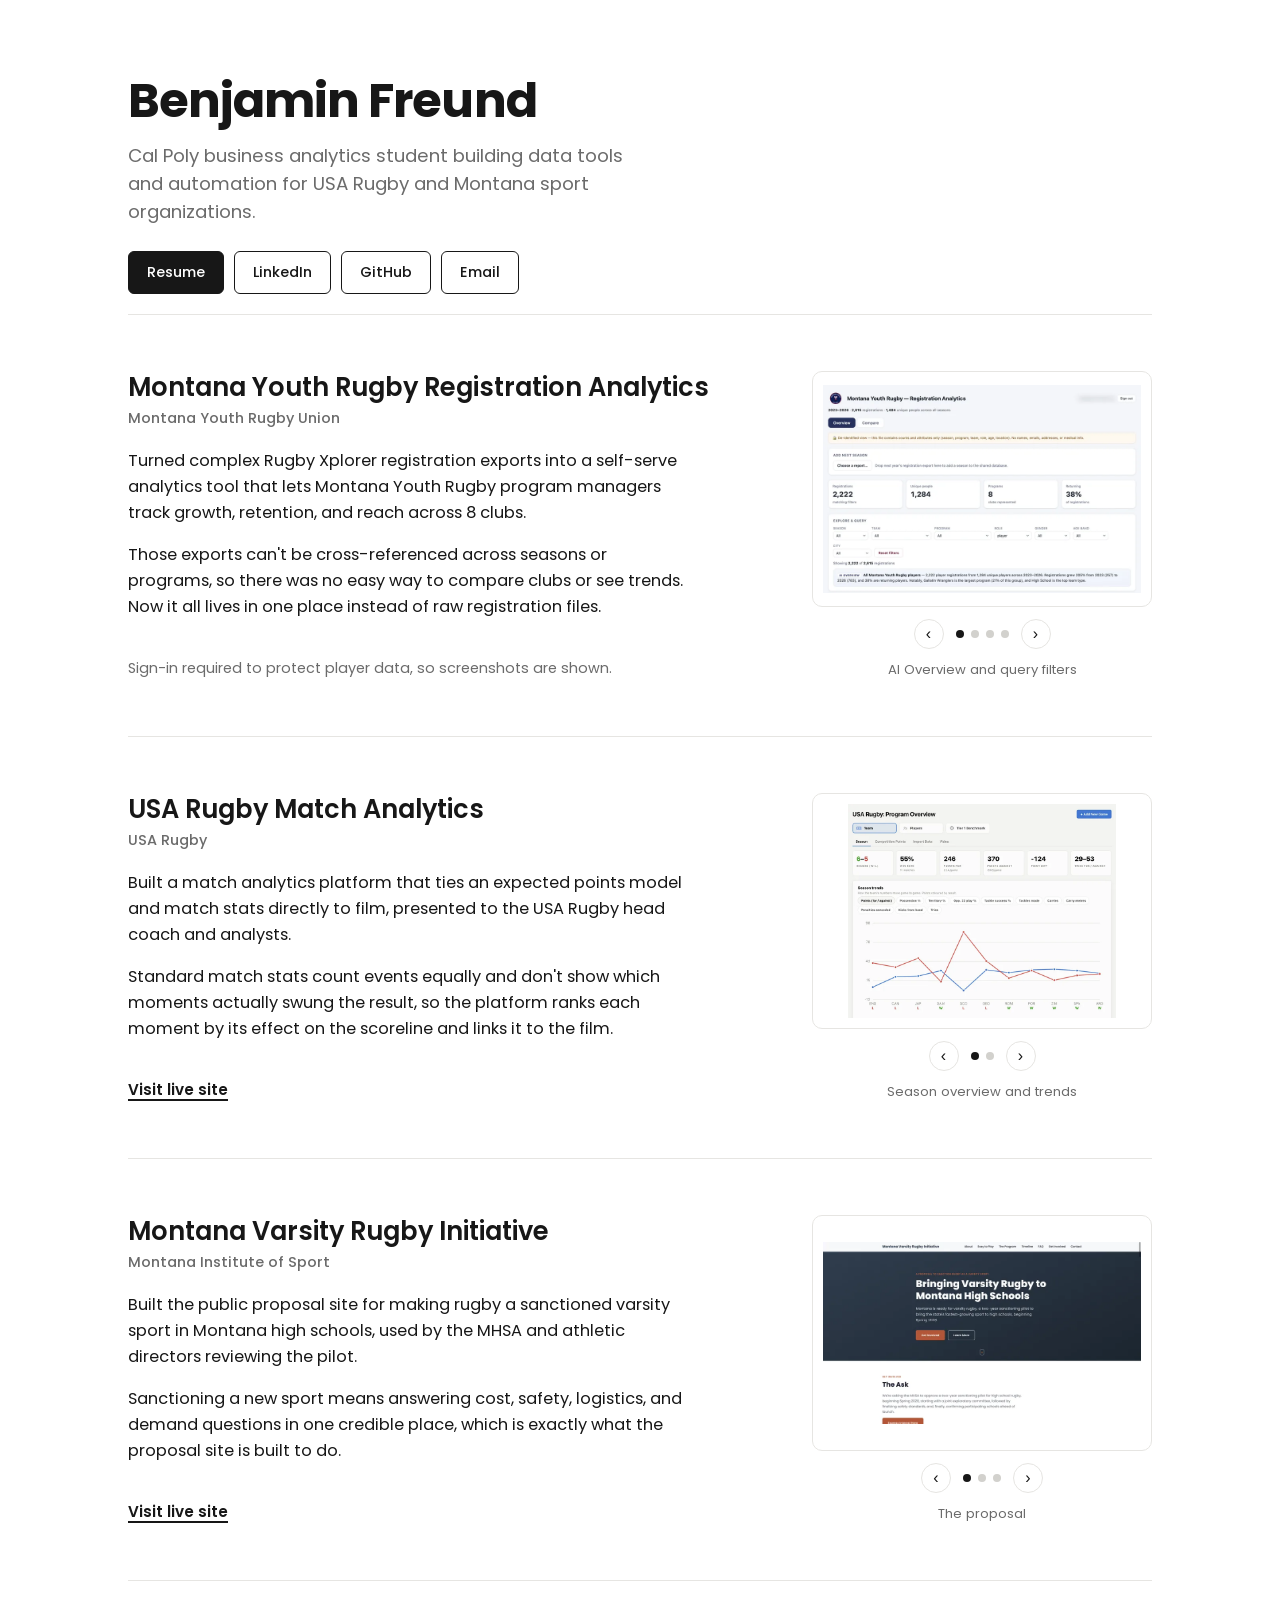
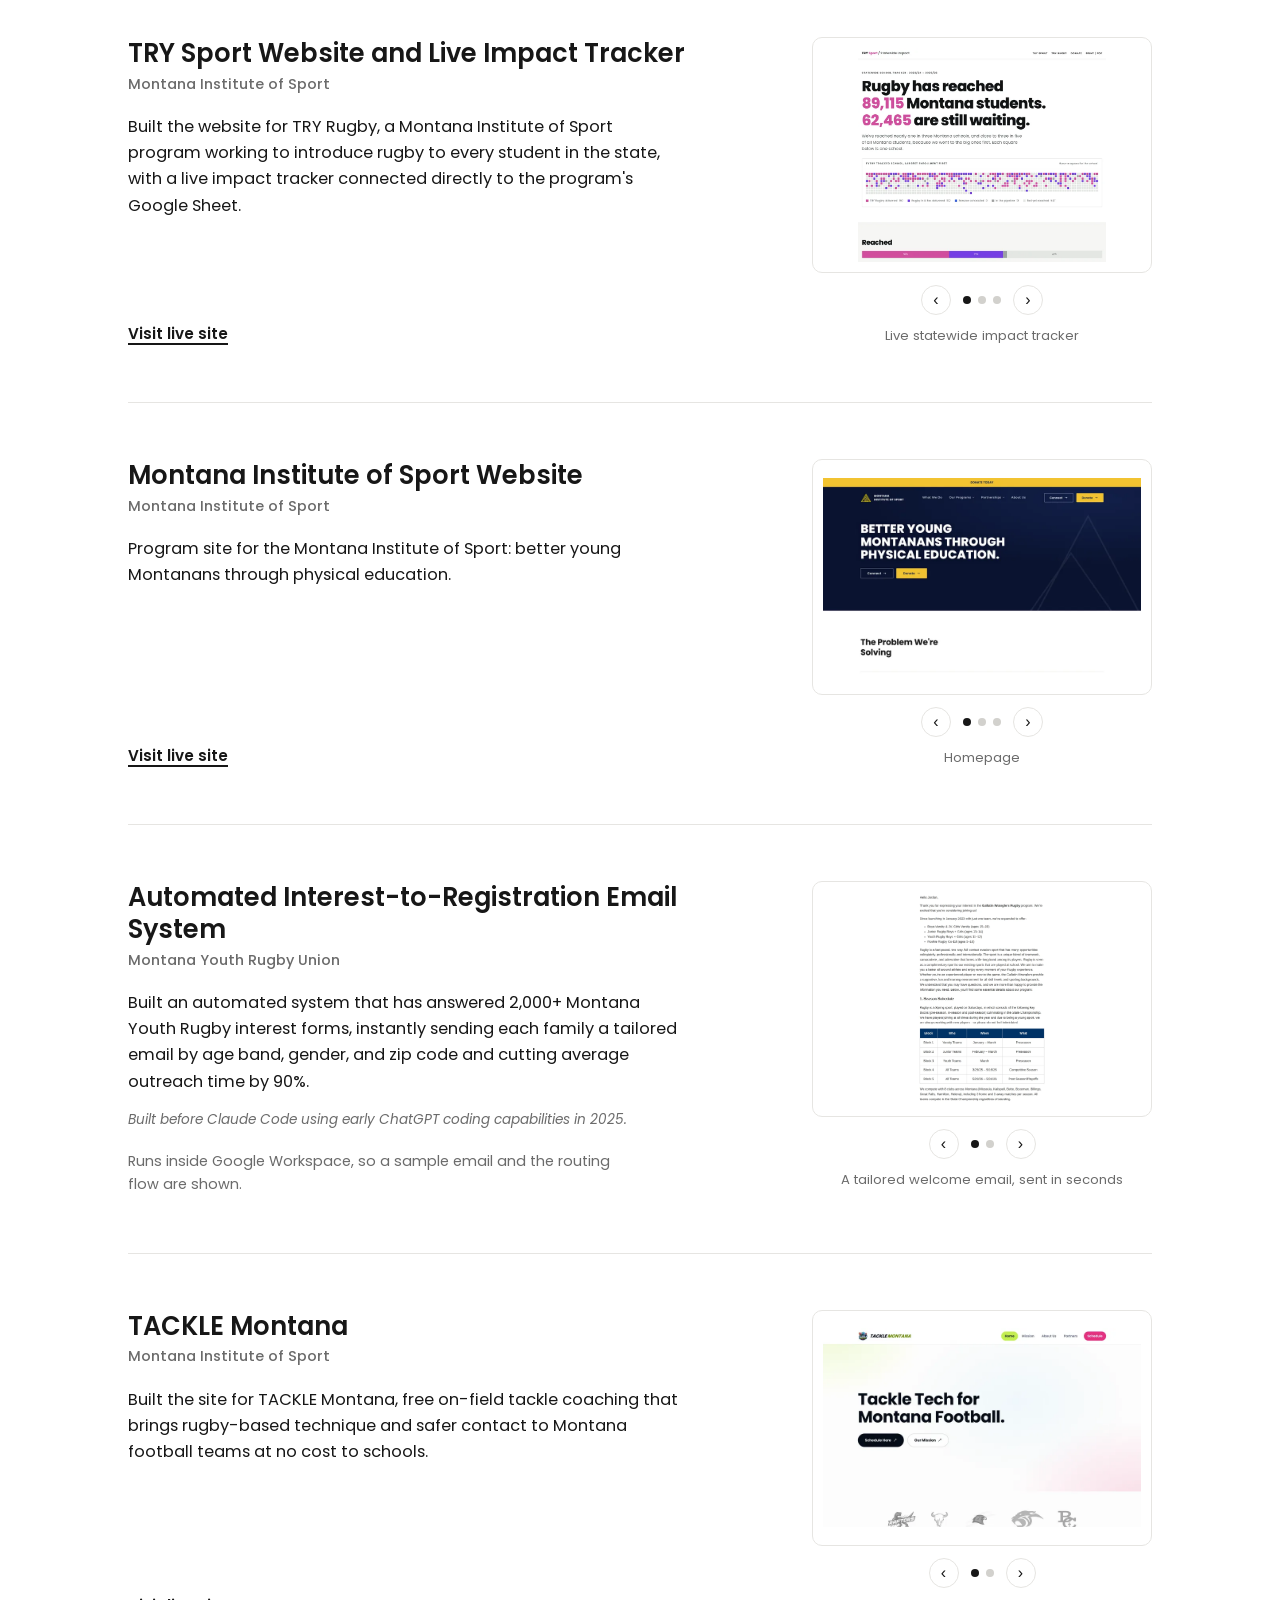
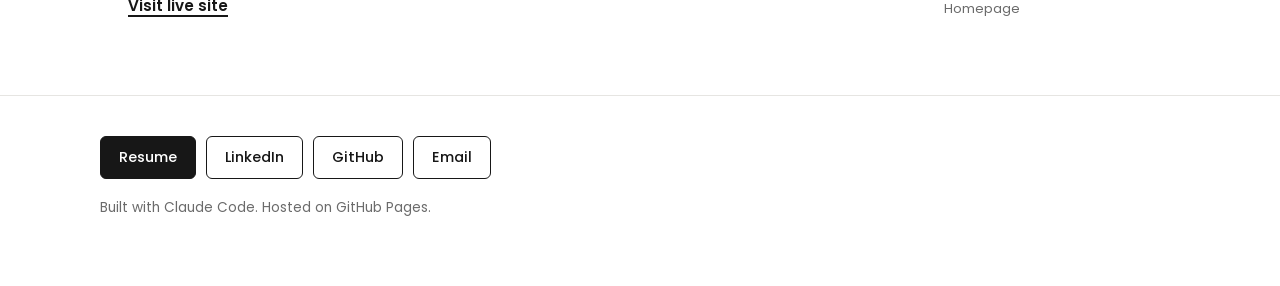
<file: index.html>
<!doctype html>
<html lang="en">
<head>
  <meta charset="utf-8">
  <meta name="viewport" content="width=device-width, initial-scale=1">
  <title>Benjamin Freund's Portfolio</title>
  <meta name="description" content="Cal Poly business analytics student building data tools and automation for USA Rugby and Montana sport organizations.">
  <link rel="canonical" href="https://bengfreund-web.github.io/">

  <!-- Open Graph -->
  <meta property="og:type" content="website">
  <meta property="og:title" content="Benjamin Freund's Portfolio">
  <meta property="og:description" content="Cal Poly business analytics student building data tools and automation for USA Rugby and Montana sport organizations.">
  <meta property="og:url" content="https://bengfreund-web.github.io/">
  <meta property="og:image" content="https://bengfreund-web.github.io/assets/og-image.png">
  <meta property="og:image:width" content="1200">
  <meta property="og:image:height" content="630">

  <!-- Twitter -->
  <meta name="twitter:card" content="summary_large_image">
  <meta name="twitter:title" content="Benjamin Freund's Portfolio">
  <meta name="twitter:description" content="Cal Poly business analytics student building data tools and automation for USA Rugby and Montana sport organizations.">
  <meta name="twitter:image" content="https://bengfreund-web.github.io/assets/og-image.png">

  <link rel="icon" href="assets/favicon.svg" type="image/svg+xml">
  <link rel="apple-touch-icon" href="assets/apple-touch-icon.png">

  <link rel="preconnect" href="https://fonts.googleapis.com">
  <link rel="preconnect" href="https://fonts.gstatic.com" crossorigin>
  <link href="https://fonts.googleapis.com/css2?family=Poppins:wght@400;500;600;700&display=swap" rel="stylesheet">

  <link rel="stylesheet" href="styles.css">
</head>
<body>
  <a class="skip-link" href="#projects">Skip to projects</a>

  <header class="site-header" id="top">
    <div class="wrap header-inner" id="header-inner">
      <!-- name, tagline, and contact actions render here -->
      <noscript>
        <h1 class="name">Benjamin Freund</h1>
        <p class="tagline">Cal Poly business analytics student building data tools and
          automation for USA Rugby and Montana sport organizations.</p>
        <p><a class="btn btn-solid" href="assets/resume/Benjamin-Freund-Resume.pdf">Download resume (PDF)</a></p>
      </noscript>
    </div>
  </header>

  <main class="wrap">
    <div id="projects" class="projects"></div>
  </main>

  <footer class="site-footer" id="site-footer"></footer>

  <!-- Lightbox dialog -->
  <div class="lightbox" id="lightbox" role="dialog" aria-modal="true" aria-label="Image viewer" hidden>
    <button class="lb-close" id="lb-close" aria-label="Close image viewer">&times;</button>
    <button class="lb-nav lb-prev" id="lb-prev" aria-label="Previous image">&#8249;</button>
    <figure class="lb-figure">
      <img id="lb-img" alt="">
      <figcaption id="lb-caption"></figcaption>
    </figure>
    <button class="lb-nav lb-next" id="lb-next" aria-label="Next image">&#8250;</button>
  </div>

  <script src="main.js"></script>
</body>
</html>
</file>
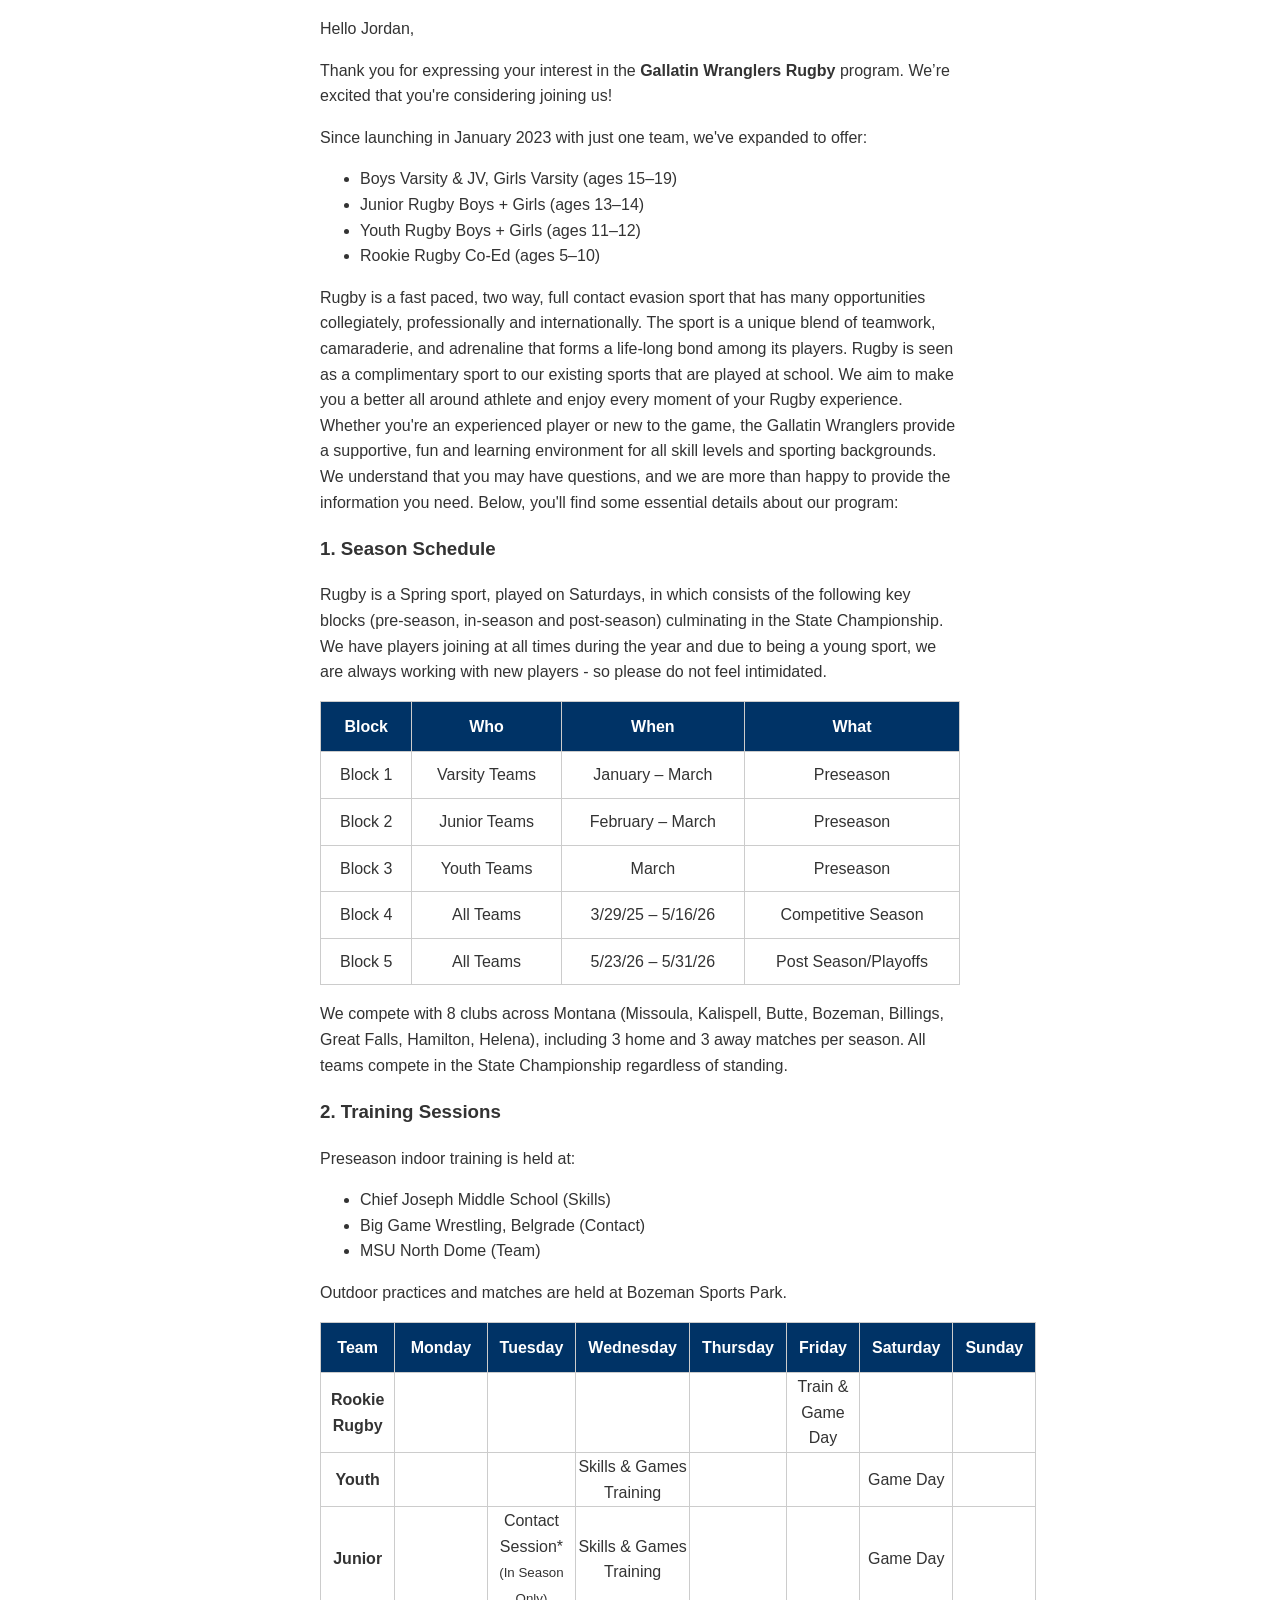
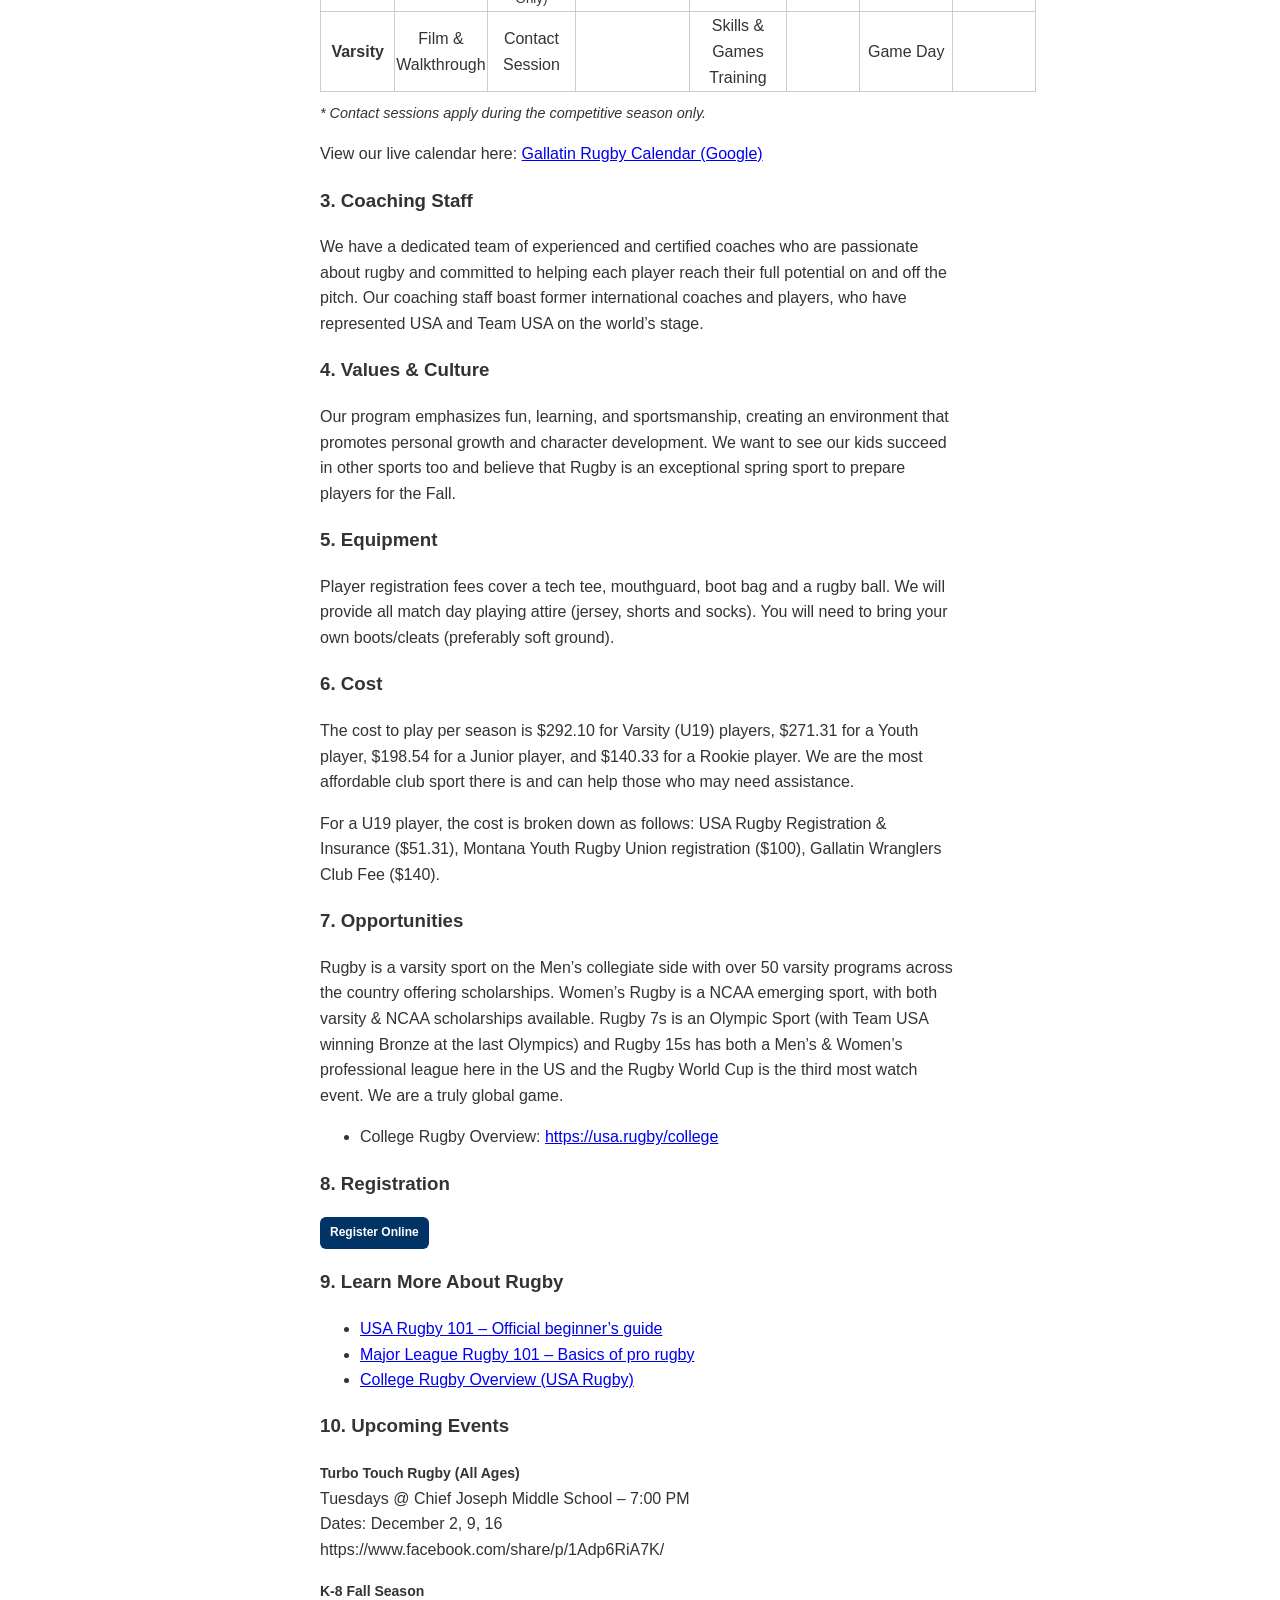
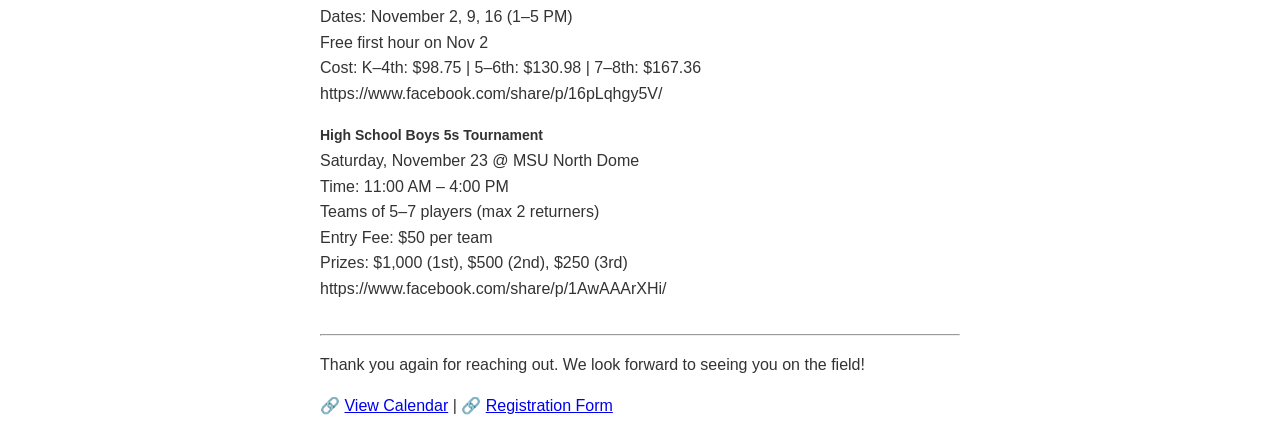
<file: assets/projects/email-automation/email-template-preview.html>
<!doctype html><html><head><meta charset="utf-8"><meta name="viewport" content="width=device-width,initial-scale=1">
<title>Welcome To Gallatin Wranglers Rugby (preview)</title>
<style>body{margin:0;background:#fff} .wrap{max-width:680px;margin:0 auto}</style></head>
<body><div class="wrap">
<div style="font-family: Arial, sans-serif; color: #333; line-height: 1.6;
padding: 0 20px;">

<p>Hello Jordan,</p>

<p>Thank you for expressing your interest in the <strong>Gallatin Wranglers
Rugby</strong> program. We’re excited that you're considering joining us!</p>

<p>Since launching in January 2023 with just one team, we've expanded to
offer:</p>
<ul>
<li>Boys Varsity & JV, Girls Varsity (ages 15–19)</li>
<li>Junior Rugby Boys + Girls (ages 13–14)</li>
<li>Youth Rugby Boys + Girls (ages 11–12)</li>
<li>Rookie Rugby Co-Ed (ages 5–10)</li>
</ul>

<p>Rugby is a fast paced, two way, full contact evasion sport that has many
opportunities collegiately, professionally and internationally. The sport is a
unique blend of teamwork, camaraderie, and adrenaline that forms a life-long
bond among its players.
Rugby is seen as a complimentary sport to our existing sports that are played
at school. We aim to make you a better all around athlete and enjoy every
moment of your Rugby experience.

Whether you're an experienced player or new to the game, the Gallatin
Wranglers provide a supportive, fun and learning environment for all skill
levels and sporting backgrounds.
We understand that you may have questions, and we are more than happy to
provide the information you need. Below, you'll find some essential details
about our program:
</p>

<h3>1. Season Schedule</h3>
<p>Rugby is a Spring sport, played on Saturdays, in which consists of the
following key blocks (pre-season, in-season and post-season) culminating in
the State Championship. We have players joining at all times during the year
and due to being a young sport, we are always working with new players - so
please do not feel intimidated.</p>

<table style="width: 100%; border-collapse: collapse; font-family: Arial,
sans-serif; text-align: center;">
<thead>
<tr style="background-color: #003366; color: white;">
<th style="padding: 12px; border: 1px solid #ccc;">Block</th>
<th style="padding: 12px; border: 1px solid #ccc;">Who</th>
<th style="padding: 12px; border: 1px solid #ccc;">When</th>
<th style="padding: 12px; border: 1px solid #ccc;">What</th>
</tr>
</thead>
<tbody>
<tr>
<td style="padding: 10px; border: 1px solid #ccc;">Block 1</td>
<td style="padding: 10px; border: 1px solid #ccc;">Varsity Teams</td>
<td style="padding: 10px; border: 1px solid #ccc;">January – March</td>
<td style="padding: 10px; border: 1px solid #ccc;">Preseason</td>
</tr>
<tr>

<td style="padding: 10px; border: 1px solid #ccc;">Block 2</td>
<td style="padding: 10px; border: 1px solid #ccc;">Junior Teams</td>
<td style="padding: 10px; border: 1px solid #ccc;">February – March</td>
<td style="padding: 10px; border: 1px solid #ccc;">Preseason</td>
</tr>
<tr>
<td style="padding: 10px; border: 1px solid #ccc;">Block 3</td>
<td style="padding: 10px; border: 1px solid #ccc;">Youth Teams</td>
<td style="padding: 10px; border: 1px solid #ccc;">March</td>
<td style="padding: 10px; border: 1px solid #ccc;">Preseason</td>
</tr>
<tr>
<td style="padding: 10px; border: 1px solid #ccc;">Block 4</td>
<td style="padding: 10px; border: 1px solid #ccc;">All Teams</td>
<td style="padding: 10px; border: 1px solid #ccc;">3/29/25 – 5/16/26</td>
<td style="padding: 10px; border: 1px solid #ccc;">Competitive
Season</td>
</tr>
<tr>
<td style="padding: 10px; border: 1px solid #ccc;">Block 5</td>
<td style="padding: 10px; border: 1px solid #ccc;">All Teams</td>
<td style="padding: 10px; border: 1px solid #ccc;">5/23/26 – 5/31/26</td>
<td style="padding: 10px; border: 1px solid #ccc;">Post
Season/Playoffs</td>
</tr>
</tbody>
</table>

<p>We compete with 8 clubs across Montana (Missoula, Kalispell, Butte,
Bozeman, Billings, Great Falls, Hamilton, Helena), including 3 home and 3 away
matches per season. All teams compete in the State Championship regardless of
standing.</p>

<h3>2. Training Sessions</h3>
<p>Preseason indoor training is held at:</p>
<ul>
<li>Chief Joseph Middle School (Skills)</li>
<li>Big Game Wrestling, Belgrade (Contact)</li>
<li>MSU North Dome (Team)</li>
</ul>
<p>Outdoor practices and matches are held at Bozeman Sports Park.</p>

<table style="width: 100%; border-collapse: collapse; font-family: Arial,
sans-serif; text-align: center;">
<thead>
<tr style="background-color: #003366; color: white;">
<th style="padding: 12px; border: 1px solid #ccc;">Team</th>
<th style="padding: 12px; border: 1px solid #ccc;">Monday</th>
<th style="padding: 12px; border: 1px solid #ccc;">Tuesday</th>
<th style="padding: 12px; border: 1px solid #ccc;">Wednesday</th>
<th style="padding: 12px; border: 1px solid #ccc;">Thursday</th>
<th style="padding: 12px; border: 1px solid #ccc;">Friday</th>
<th style="padding: 12px; border: 1px solid #ccc;">Saturday</th>
<th style="padding: 12px; border: 1px solid #ccc;">Sunday</th>
</tr>
</thead>
<tbody>
<tr>
<td style="padding: 10px; border: 1px solid #ccc;"><strong>Rookie
Rugby</strong></td>
<td style="border: 1px solid #ccc;"></td>
<td style="border: 1px solid #ccc;"></td>
<td style="border: 1px solid #ccc;"></td>
<td style="border: 1px solid #ccc;"></td>
<td style="border: 1px solid #ccc;">Train &amp; Game Day</td>

<td style="border: 1px solid #ccc;"></td>
<td style="border: 1px solid #ccc;"></td>
</tr>
<tr>
<td style="padding: 10px; border: 1px solid
#ccc;"><strong>Youth</strong></td>
<td style="border: 1px solid #ccc;"></td>
<td style="border: 1px solid #ccc;"></td>
<td style="border: 1px solid #ccc;">Skills &amp; Games Training</td>
<td style="border: 1px solid #ccc;"></td>
<td style="border: 1px solid #ccc;"></td>
<td style="border: 1px solid #ccc;">Game Day</td>
<td style="border: 1px solid #ccc;"></td>
</tr>
<tr>
<td style="padding: 10px; border: 1px solid
#ccc;"><strong>Junior</strong></td>
<td style="border: 1px solid #ccc;"></td>
<td style="border: 1px solid #ccc;">Contact Session*<br><small>(In Season
Only)</small></td>
<td style="border: 1px solid #ccc;">Skills &amp; Games Training</td>
<td style="border: 1px solid #ccc;"></td>
<td style="border: 1px solid #ccc;"></td>
<td style="border: 1px solid #ccc;">Game Day</td>
<td style="border: 1px solid #ccc;"></td>
</tr>
<tr>
<td style="padding: 10px; border: 1px solid
#ccc;"><strong>Varsity</strong></td>
<td style="border: 1px solid #ccc;">Film &amp; Walkthrough</td>
<td style="border: 1px solid #ccc;">Contact Session</td>
<td style="border: 1px solid #ccc;"></td>
<td style="border: 1px solid #ccc;">Skills &amp; Games Training</td>

<td style="border: 1px solid #ccc;"></td>
<td style="border: 1px solid #ccc;">Game Day</td>
<td style="border: 1px solid #ccc;"></td>
</tr>
</tbody>
</table>

<p style="font-size: 0.9em; font-style: italic; margin-top: 10px;">
* Contact sessions apply during the competitive season only.
</p>

<p>View our live calendar here:
<a
href="https://calendar.google.com/calendar/u/0/embed?color=%23915e0d&src=c_9ec8988566f0316c4b8555aeb9027eed6d6912534d958a160e9d449ea780afd6@group.calendar.google.com" target="_blank">
Gallatin Rugby Calendar (Google)
</a>
</p>

<h3>3. Coaching Staff</h3>
<p>We have a dedicated team of experienced and certified coaches who are
passionate about rugby and committed to helping each player reach their full
potential on and off the pitch. Our coaching staff boast former international
coaches and players, who have represented USA and Team USA on the world’s
stage.</p>

<h3>4. Values & Culture</h3>
<p>Our program emphasizes fun, learning, and sportsmanship, creating an
environment that promotes personal growth and character development. We want
to see our kids succeed in other sports too and believe that Rugby is an
exceptional spring sport to prepare players for the Fall.</p>

<h3>5. Equipment</h3>
<p>Player registration fees cover a tech tee, mouthguard, boot bag and a
rugby ball. We will provide all match day playing attire (jersey, shorts and
socks). You will need to bring your own boots/cleats (preferably soft ground).
</p>

<h3>6. Cost</h3>
<div style="font-family: Arial, sans-serif; color: #333; line-height:
1.6;">

<p>
The cost to play per season is $292.10 for Varsity (U19) players,
$271.31 for a Youth player,
$198.54 for a Junior player, and
$140.33 for a Rookie player.
We are the most affordable club sport there is and can help those who may
need assistance.
</p>

<p>
For a U19 player, the cost is broken down as follows:
USA Rugby Registration &amp; Insurance ($51.31),
Montana Youth Rugby Union registration ($100),
Gallatin Wranglers Club Fee ($140).
</p>

<h3>7. Opportunities</h3>
<p>Rugby is a varsity sport on the Men’s collegiate side with over 50
varsity programs across the country offering scholarships. Women’s Rugby is a
NCAA emerging sport, with both varsity & NCAA scholarships available. Rugby 7s
is an Olympic Sport (with Team USA winning Bronze at the last Olympics) and
Rugby 15s has both a Men’s & Women’s professional league here in the US and

the Rugby World Cup is the third most watch event. We are a truly global
game.</p>

<ul>
<li>
College Rugby Overview:
<a href="https://usa.rugby/college" target="_blank" rel="noopener">
https://usa.rugby/college
</a>
</li>
</ul>

<h3>8. Registration</h3>

<!-- Email-safe button -->
<table role="presentation" cellspacing="0" cellpadding="0" border="0"
style="margin:16px 0;">
<tr>
<td align="center" bgcolor="#003366" style="border-radius:6px;">
<a href="https://www.montanarugby.org/registration"
target="_blank" rel="noopener"
style="display:inline-block; padding:6px 10px; font-family:Arial,
sans-serif;
font-size:12px; color:#ffffff; text-decoration:none;
font-weight:bold;">
Register Online
</a>
</td>
</tr>
</table>

<h3>9. Learn More About Rugby</h3>
<ul>
<li><a href="https://usa.rugby/rugby101" target="_blank" rel="noopener">USA
Rugby 101 – Official beginner’s guide</a></li>
<li><a href="https://www.majorleague.rugby/news/rugby-101" target="_blank"
rel="noopener">Major League Rugby 101 – Basics of pro rugby</a></li>
<li><a href="https://usa.rugby/college" target="_blank"
rel="noopener">College Rugby Overview (USA Rugby)</a></li>
</ul>
</ul>

<h3>10. Upcoming Events</h3>
<p>
<span style="font-size: 14px; font-weight: bold;">Turbo Touch Rugby (All
Ages)</span><br>
Tuesdays @ Chief Joseph Middle School – 7:00 PM<br>
Dates: December 2, 9, 16
<br>https://www.facebook.com/share/p/1Adp6RiA7K/
</p>

<p>
<span style="font-size: 14px; font-weight: bold;">K-8 Fall Season</span><br>
Dates: November 2, 9, 16 (1–5 PM)<br>
Free first hour on Nov 2<br>
Cost: K–4th: $98.75 | 5–6th: $130.98 | 7–8th: $167.36
<br>https://www.facebook.com/share/p/16pLqhgy5V/
</p>

<p>
<span style="font-size: 14px; font-weight: bold;">High School Boys 5s
Tournament</span><br>
Saturday, November 23 @ MSU North Dome<br>
Time: 11:00 AM – 4:00 PM<br>
Teams of 5–7 players (max 2 returners)<br>
Entry Fee: $50 per team<br>
Prizes: $1,000 (1st), $500 (2nd), $250 (3rd)
<br>https://www.facebook.com/share/p/1AwAAArXHi/
</p>

<hr style="margin-top: 2em;">

<p>Thank you again for reaching out. We look forward to seeing you on the
field!</p>

<p>

🔗 <a

href="https://calendar.google.com/calendar/u/0/embed?color=%23915e0d&src=c_9ec8988566f0316c4b8555aeb9027eed6d6912534d958a160e9d449ea780afd6@group.calendar.google.com" target="_blank">View Calendar</a> |

🔗 <a href="https://montanarugby.org/registration"

target="_blank">Registration Form</a>
</p>
</div>
</div></body></html>
</file>
<file: styles.css>
/* Benjamin Freund portfolio - simple, white, read-in-seconds.
   Each project: title + who it's for + one paragraph + link on the left,
   a small click-through screenshot carousel on the right. */

:root {
  --ink: #171717;
  --muted: #6b6b6b;
  --paper: #ffffff;
  --line: #e6e5e2;
  --focus: #171717;

  --sans: "Poppins", -apple-system, BlinkMacSystemFont, "Segoe UI", sans-serif;

  --measure: 56ch;
  --maxw: 1080px;
}

* { box-sizing: border-box; }

html { scroll-behavior: smooth; }

body {
  margin: 0;
  background: var(--paper);
  color: var(--ink);
  font-family: var(--sans);
  font-size: 16px;
  line-height: 1.6;
  -webkit-font-smoothing: antialiased;
  text-rendering: optimizeLegibility;
}

@media (prefers-reduced-motion: reduce) { html { scroll-behavior: auto; } }

.wrap { max-width: var(--maxw); margin: 0 auto; padding: 0 28px; }

a { color: inherit; }

:focus-visible { outline: 3px solid var(--focus); outline-offset: 2px; border-radius: 2px; }

.skip-link {
  position: absolute; left: -9999px; top: 0;
  background: var(--ink); color: var(--paper); padding: 10px 16px; z-index: 100; border-radius: 0 0 6px 0;
}
.skip-link:focus { left: 0; }

/* ---------- Header ---------- */
.site-header { padding: 76px 0 20px; }

.header-inner .name {
  font-weight: 700;
  font-size: clamp(2.1rem, 5vw, 3rem);
  line-height: 1.05;
  letter-spacing: -0.02em;
  margin: 0 0 16px;
}
.tagline {
  font-size: clamp(1rem, 2vw, 1.15rem);
  color: var(--muted);
  font-weight: 400;
  max-width: 46ch;
  margin: 0 0 26px;
  line-height: 1.5;
}
.actions { display: flex; flex-wrap: wrap; gap: 10px; }

.btn {
  display: inline-block; font: inherit; font-size: 0.9rem; font-weight: 500;
  text-decoration: none; padding: 9px 18px; border-radius: 6px;
  border: 1px solid var(--ink); background: var(--paper); color: var(--ink);
  transition: background .15s ease, color .15s ease, transform .1s ease;
}
.btn:hover { background: #f4f4f2; }
.btn:active { transform: translateY(1px); }
.btn-solid { background: var(--ink); color: var(--paper); }
.btn-solid:hover { background: var(--ink); opacity: .85; }

@keyframes rise-in { from { opacity: 0; transform: translateY(8px); } to { opacity: 1; transform: none; } }
.header-inner { animation: rise-in .45s ease both; }
@media (prefers-reduced-motion: reduce) { .header-inner { animation: none; } }

/* ---------- Projects ---------- */
.projects { display: flex; flex-direction: column; }

.project {
  display: grid;
  grid-template-columns: 1fr 340px;
  grid-template-areas: "text media" "link media";
  grid-template-rows: 1fr auto;
  column-gap: 56px;
  row-gap: 20px;
  align-items: start;
  padding: 56px 0;
  border-top: 1px solid var(--line);
}
.project-text { grid-area: text; }
.project-media { grid-area: media; }
.project-link { grid-area: link; align-self: end; }

.project-title { font-weight: 600; font-size: clamp(1.3rem, 2.4vw, 1.6rem); line-height: 1.25; margin: 0 0 4px; }
.project-org { color: var(--muted); font-size: 0.9rem; font-weight: 500; margin: 0 0 18px; }
.project-desc { font-size: 1.02rem; line-height: 1.6; margin: 0; max-width: var(--measure); color: var(--ink); }
.project-desc + .project-desc { margin-top: 15px; }
.build-note { font-size: 0.85rem; color: var(--muted); margin: 14px 0 0; max-width: var(--measure); font-style: italic; }

.visit {
  display: inline-block; font-weight: 600; font-size: 0.95rem;
  color: var(--ink); text-decoration: underline; text-underline-offset: 4px; text-decoration-thickness: 1.5px;
}
.visit:hover { text-decoration-thickness: 2.5px; }
.live-note { color: var(--muted); font-size: 0.9rem; margin: 0; max-width: var(--measure); }

/* ---------- Carousel (small, right) ---------- */
.carousel { width: 100%; }
.carousel-frame {
  position: relative;
  height: 236px;
  border: 1px solid var(--line);
  border-radius: 10px;
  background: var(--paper);
  overflow: hidden;
  display: flex; align-items: center; justify-content: center;
}
.carousel-slide { display: none; width: 100%; height: 100%; margin: 0; }
.carousel-slide.is-active { display: flex; }
.carousel-slide button {
  display: flex; align-items: center; justify-content: center;
  width: 100%; height: 100%; padding: 10px; border: 0; background: none; cursor: zoom-in;
}
.carousel-slide img { max-width: 100%; max-height: 100%; width: auto; height: auto; object-fit: contain; display: block; }
/* Tall images (e.g. full code) fill the frame from the top instead of shrinking to a sliver */
.carousel-slide img.fit-top { width: 100%; height: 100%; max-height: none; object-fit: cover; object-position: top center; }

.carousel-controls { display: flex; align-items: center; justify-content: center; gap: 12px; margin-top: 12px; }
.car-nav {
  width: 30px; height: 30px; border-radius: 50%; border: 1px solid var(--line);
  background: var(--paper); color: var(--ink); font-size: 1rem; line-height: 1; cursor: pointer; flex: 0 0 auto;
}
.car-nav:hover { border-color: var(--ink); }
.carousel-dots { display: flex; gap: 7px; }
.dot { width: 8px; height: 8px; padding: 0; border-radius: 50%; border: 0; background: #d2d1cd; cursor: pointer; }
.dot.is-active { background: var(--ink); }
.carousel-cap { color: var(--muted); font-size: 0.82rem; text-align: center; margin: 10px 2px 0; }

/* Stack on narrow screens: text, then screenshots, then link */
@media (max-width: 820px) {
  .project {
    grid-template-columns: 1fr;
    grid-template-areas: "text" "media" "link";
    grid-template-rows: auto auto auto;
    column-gap: 0;
    row-gap: 22px;
  }
  .project-media { max-width: 420px; }
  .project-link { align-self: start; }
}

/* ---------- Section headings ---------- */
.section-head { font-weight: 600; font-size: 1.15rem; margin: 0 0 14px; }
#projects > .section-head { padding-top: 8px; }

/* ---------- Websites ---------- */
.websites { border-top: 1px solid var(--line); padding: 52px 0; }
.web-grid { display: grid; grid-template-columns: repeat(3, 1fr); gap: 28px 24px; margin-top: 4px; }
.web-card { display: block; text-decoration: none; color: inherit; }
.web-thumb {
  border: 1px solid var(--line); border-radius: 12px; overflow: hidden;
  aspect-ratio: 16 / 10; background: var(--paper);
}
.web-thumb img { width: 100%; height: 100%; object-fit: cover; object-position: top; display: block; }
.web-card:hover .web-thumb { border-color: var(--ink); }
.web-meta { padding: 12px 2px 0; }
.web-head { display: flex; align-items: baseline; gap: 10px; flex-wrap: wrap; }
.web-title { font-weight: 600; font-size: 1.02rem; }
.web-card:hover .web-title { text-decoration: underline; text-underline-offset: 3px; }
.web-owner { color: var(--muted); font-size: 0.9rem; margin: 3px 0 0; }
@media (max-width: 900px) { .web-grid { grid-template-columns: repeat(2, 1fr); } }
@media (max-width: 560px) { .web-grid { grid-template-columns: 1fr; } }

/* ---------- Content & social ---------- */
.cs-campaign { font-size: 0.98rem; font-weight: 500; margin: 0 0 4px; max-width: var(--measure); }
.content-social { border-top: 1px solid var(--line); padding: 52px 0; }
.cs-title { font-weight: 600; font-size: 1.15rem; margin: 0 0 6px; }
.cs-intro { color: var(--muted); font-size: 1rem; margin: 0 0 26px; max-width: var(--measure); }

.cs-stats { display: flex; gap: 56px; flex-wrap: wrap; margin: 0 0 6px; }
.cs-stat { display: flex; flex-direction: column; }
.cs-stat-value { font-weight: 700; font-size: clamp(2rem, 5vw, 2.8rem); line-height: 1.05; letter-spacing: -0.02em; }
.cs-stat-label { color: var(--muted); font-size: 0.95rem; margin-top: 4px; }
.cs-note { color: var(--muted); font-size: 0.9rem; margin: 10px 0 0; }
.cs-handle { color: var(--ink); text-decoration: underline; text-underline-offset: 2px; }

.cs-video { display: block; text-decoration: none; color: inherit; margin: 26px 0 0; max-width: 380px; }
.cs-video-frame { position: relative; border: 1px solid var(--line); border-radius: 12px; overflow: hidden; background: #000; aspect-ratio: 16 / 9; }
.cs-video-frame img { width: 100%; height: 100%; object-fit: cover; display: block; }
.cs-play {
  position: absolute; inset: 0; margin: auto; width: 52px; height: 52px;
  background: rgba(23,23,23,0.82); border-radius: 50%;
}
.cs-play::after {
  content: ""; position: absolute; top: 50%; left: 54%; transform: translate(-50%,-50%);
  border-style: solid; border-width: 10px 0 10px 17px; border-color: transparent transparent transparent #fff;
}
.cs-video:hover .cs-video-frame { border-color: var(--ink); }
.cs-video:hover .cs-play { background: rgba(23,23,23,0.95); }
.cs-video-cap { margin: 10px 0 0; font-size: 0.9rem; max-width: 380px; }
.cs-video-title { font-weight: 600; }
.cs-video:hover .cs-video-title { text-decoration: underline; text-underline-offset: 3px; }
.cs-video-chan { color: var(--muted); }

.cs-posts { display: grid; grid-template-columns: repeat(4, 1fr); gap: 12px; margin: 30px 0 0; }
.cs-post { display: block; border: 1px solid var(--line); border-radius: 10px; overflow: hidden; aspect-ratio: 1 / 1; background: var(--paper); }
.cs-post img { width: 100%; height: 100%; object-fit: cover; display: block; }
.cs-post:hover { border-color: var(--ink); }

@media (max-width: 720px) {
  .cs-stats { gap: 32px; }
  .cs-posts { grid-template-columns: repeat(2, 1fr); }
}

/* ---------- Design ---------- */
.design { border-top: 1px solid var(--line); padding: 52px 0; }
.design-grid { display: grid; grid-template-columns: repeat(5, 1fr); gap: 14px; margin-top: 26px; }
.design-item {
  display: block; padding: 0; border: 1px solid var(--line); border-radius: 10px;
  overflow: hidden; background: var(--paper); cursor: zoom-in; aspect-ratio: 4 / 5;
}
.design-item img { width: 100%; height: 100%; object-fit: cover; object-position: top; display: block; }
.design-item:hover { border-color: var(--ink); }
@media (max-width: 900px) { .design-grid { grid-template-columns: repeat(3, 1fr); } }
@media (max-width: 560px) { .design-grid { grid-template-columns: repeat(2, 1fr); } }

/* ---------- More work ---------- */
.more-work { border-top: 1px solid var(--line); padding: 52px 0 8px; }
.more-work-title {
  font-weight: 600;
  font-size: 1.15rem;
  margin: 0 0 8px;
}
.mw-grid { display: grid; grid-template-columns: 1fr 1fr; gap: 0 56px; }
.mw-item {
  display: block;
  text-decoration: none;
  color: inherit;
  padding: 20px 0;
  border-top: 1px solid var(--line);
}
.mw-head { display: flex; align-items: baseline; gap: 10px; flex-wrap: wrap; }
.mw-title { font-weight: 600; font-size: 1.02rem; }
.mw-item:hover .mw-title { text-decoration: underline; text-underline-offset: 3px; }
.mw-tag {
  font-size: 0.72rem;
  color: var(--muted);
  border: 1px solid var(--line);
  border-radius: 999px;
  padding: 2px 9px;
}
.mw-blurb { color: var(--muted); font-size: 0.92rem; line-height: 1.5; margin: 6px 0 0; max-width: 46ch; }

@media (max-width: 720px) {
  .mw-grid { grid-template-columns: 1fr; }
}

/* ---------- How I build + footer ---------- */
.how-i-build { border-top: 1px solid var(--line); padding: 40px 0; color: var(--muted); font-size: 0.95rem; max-width: var(--measure); }
.site-footer { border-top: 1px solid var(--line); margin-top: 20px; }
.footer-inner { padding: 40px 0 68px; }
.footer-line { color: var(--muted); font-size: 0.85rem; margin: 18px 0 0; }

/* ---------- Lightbox ---------- */
.lightbox { position: fixed; inset: 0; background: rgba(20,20,20,0.9); display: flex; align-items: center; justify-content: center; z-index: 200; padding: 24px; }
.lightbox[hidden] { display: none; }
.lb-figure { margin: 0; max-width: 1000px; max-height: 88vh; overflow: auto; display: flex; flex-direction: column; background: #fff; border-radius: 6px; }
.lb-figure img { width: 100%; max-width: 100%; height: auto; display: block; background: #fff; }
#lb-caption { color: #555; text-align: center; padding: 10px 12px 14px; font-size: 0.9rem; background: #fff; }
.lb-close { position: absolute; top: 16px; right: 20px; font-size: 2rem; line-height: 1; background: none; border: 0; color: #fff; cursor: pointer; padding: 8px; }
.lb-nav { background: rgba(255,255,255,0.12); border: 0; color: #fff; font-size: 2.1rem; line-height: 1; width: 50px; height: 50px; border-radius: 50%; cursor: pointer; flex: 0 0 auto; margin: 0 8px; }
.lb-nav:hover { background: rgba(255,255,255,0.24); }
@media (max-width: 620px) { .lb-nav { position: absolute; bottom: 20px; } .lb-prev { left: 30%; } .lb-next { right: 30%; } }
</file>
